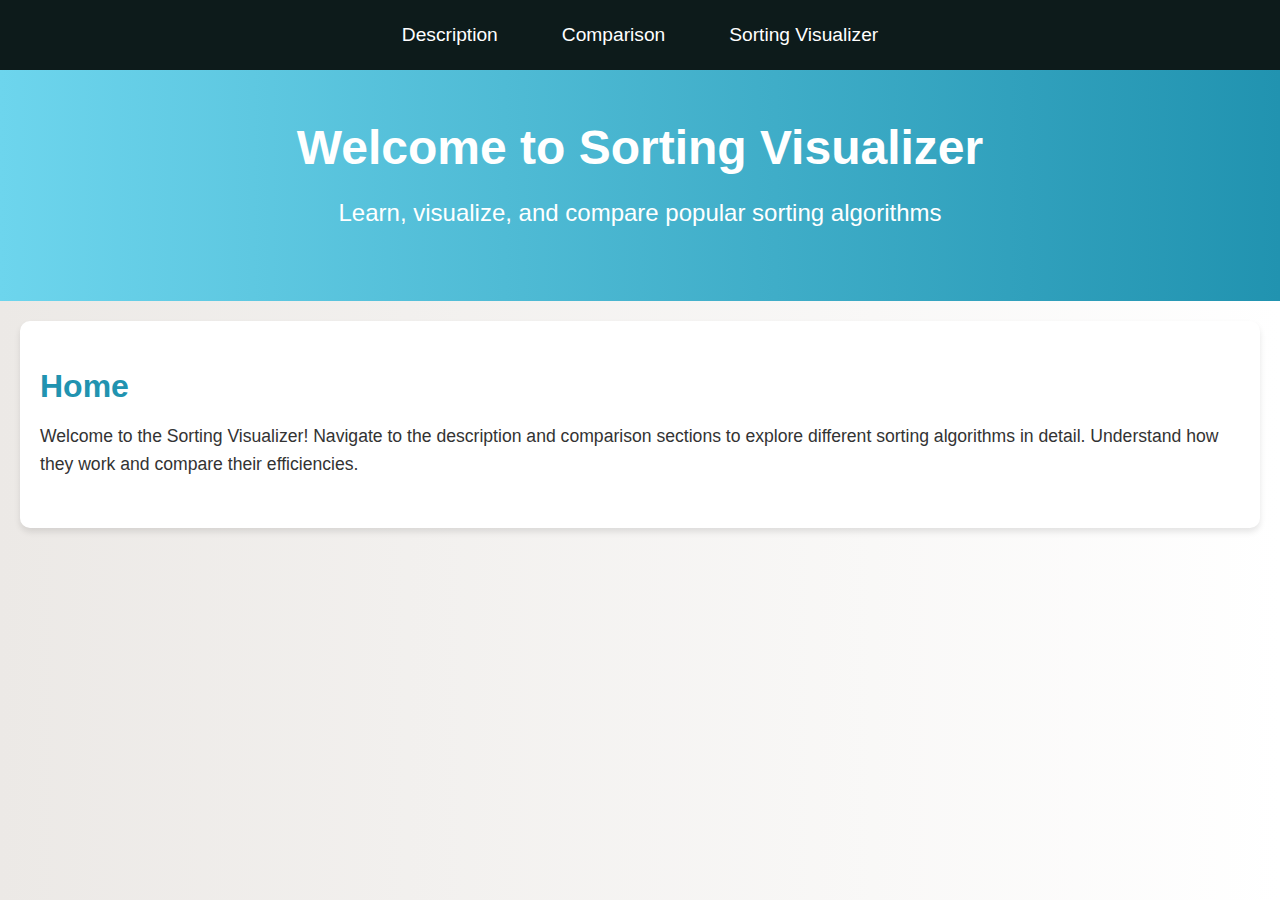
<file: index.html>
<!DOCTYPE html>
<html lang="en">
<head>
    <meta charset="UTF-8">
    <meta name="viewport" content="width=device-width, initial-scale=1.0">
    <title>Sorting Visualizer</title>
    <style>
        body {
            font-family: 'Arial', sans-serif;
            margin: 0;
            padding: 0;
            background: linear-gradient(to right, #ece9e6, #ffffff);
            color: #333;
        }

        .navbar {
            display: flex;
            justify-content: center;
            background: #0d1b1b;
            padding: 1rem 0;
        }

        .navbar a {
            color: #ffffff;
            text-decoration: none;
            font-size: 1.2rem;
            margin: 0 1rem;
            padding: 0.5rem 1rem;
            transition: background-color 0.3s, color 0.3s;
        }

        .navbar a:hover {
            background-color: #575757;
            border-radius: 5px;
        }

        .hero {
            text-align: center;
            padding: 50px;
            background: linear-gradient(to right, #6dd5ed, #2193b0);
            color: white;
        }

        .hero h1 {
            font-size: 3rem;
            margin: 0 0 20px;
        }

        .hero p {
            font-size: 1.5rem;
        }

        .container {
            max-width: 1200px;
            margin: 20px auto;
            padding: 20px;
            background: white;
            border-radius: 10px;
            box-shadow: 0 4px 6px rgba(0, 0, 0, 0.1);
        }

        .section {
            margin-bottom: 30px;
        }

        .section h2 {
            font-size: 2rem;
            margin-bottom: 10px;
            color: #2193b0;
        }

        .section p {
            line-height: 1.6;
            font-size: 1.1rem;
        }

        table {
            width: 100%;
            border-collapse: collapse;
            margin-top: 20px;
        }

        th, td {
            border: 1px solid #ddd;
            padding: 10px;
            text-align: center;
        }

        th {
            background-color: #f4f4f4;
            font-weight: bold;
        }

        tr:nth-child(even) {
            background-color: #f9f9f9;
        }

        tr:hover {
            background-color: #f1f1f1;
        }

        .back-link {
            text-align: center;
            margin-top: 20px;
        }

        .back-link a {
            text-decoration: none;
            color: white;
            background: #2193b0;
            padding: 10px 20px;
            border-radius: 5px;
            transition: background-color 0.3s;
        }

        .back-link a:hover {
            background: #1e88a8;
        }
    </style>
</head>
<body>

    <nav class="navbar">
        <a href="algo.html">Description</a>
        <a href="comp.html">Comparison</a>
        <a href="mainpage.html">Sorting Visualizer</a>

    </nav>

    <div class="hero">
        <h1>Welcome to Sorting Visualizer</h1>
        <p>Learn, visualize, and compare popular sorting algorithms</p>
    </div>

    <div id="index" class="container">
        <div class="section">
            <h2>Home</h2>
            <p>Welcome to the Sorting Visualizer! Navigate to the description and comparison sections to explore different sorting algorithms in detail. Understand how they work and compare their efficiencies.</p>
        </div>
    </div>
</body>
</html>
</file>
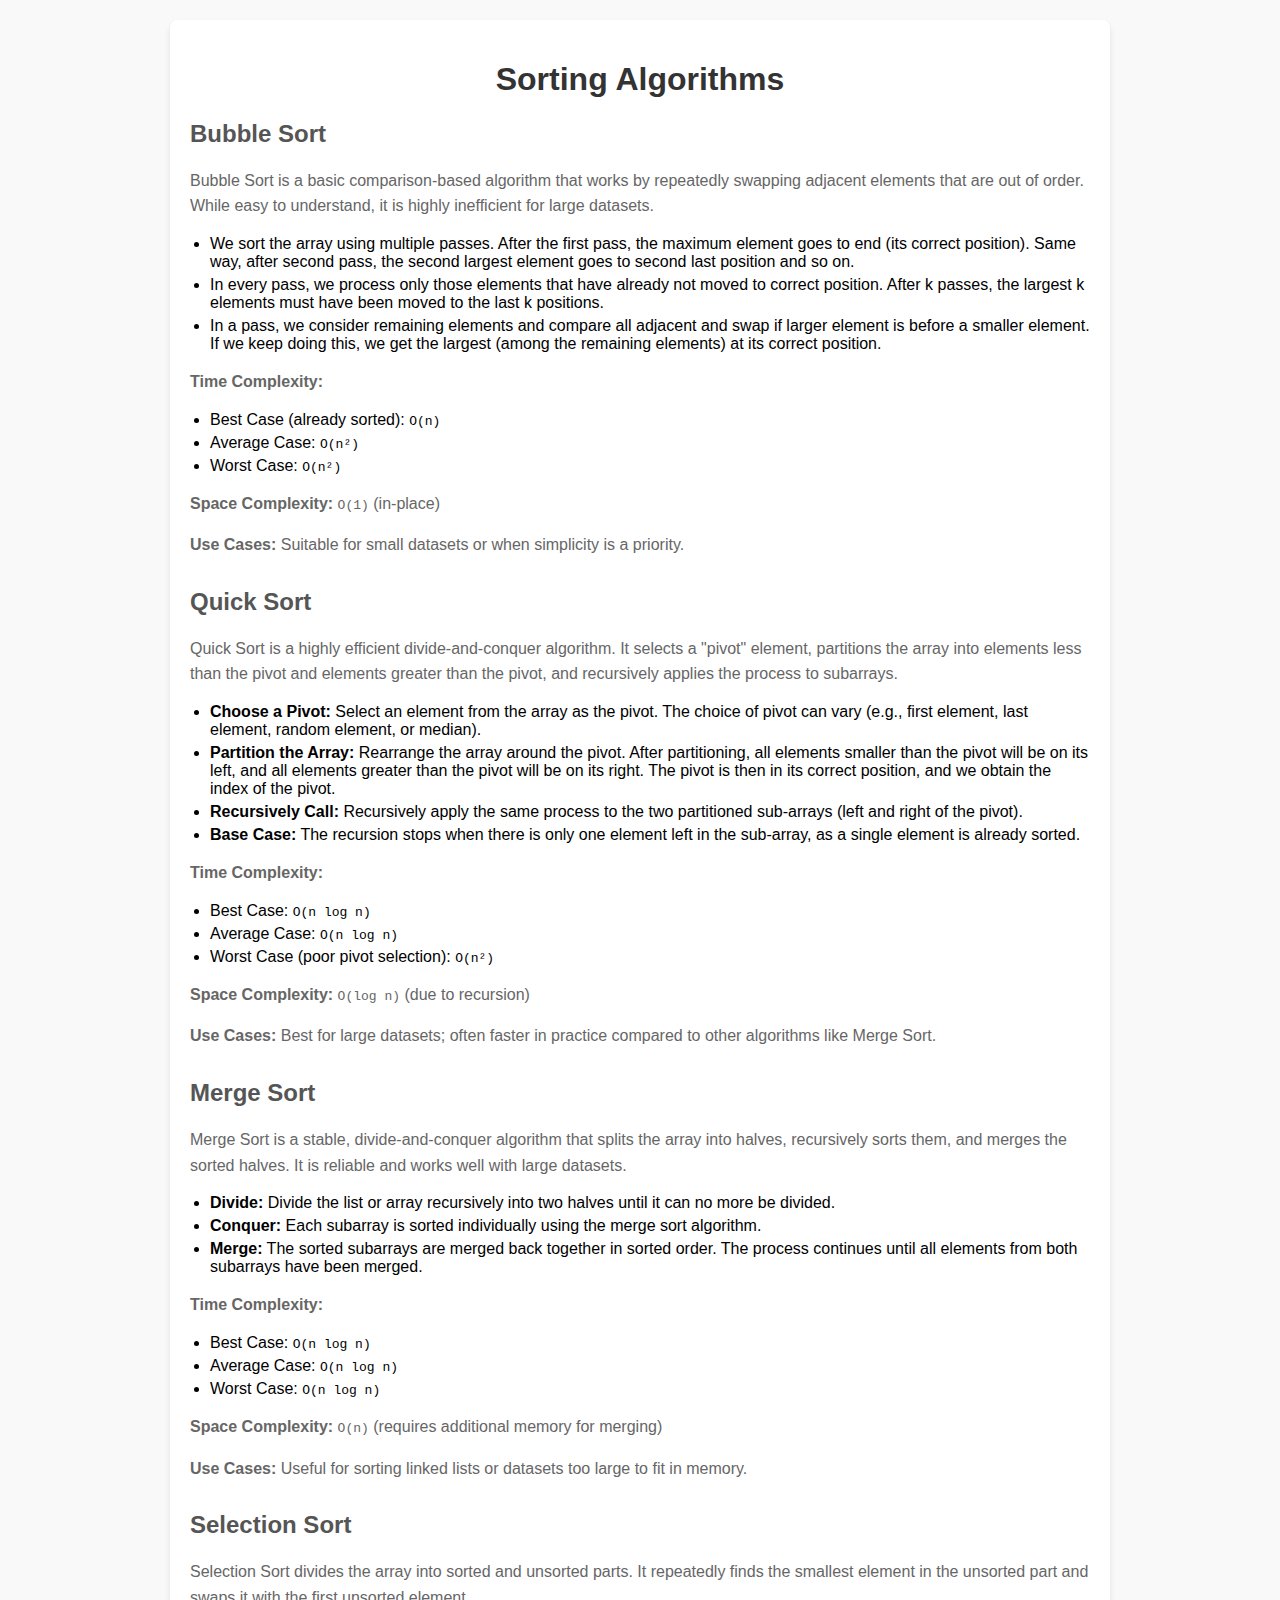
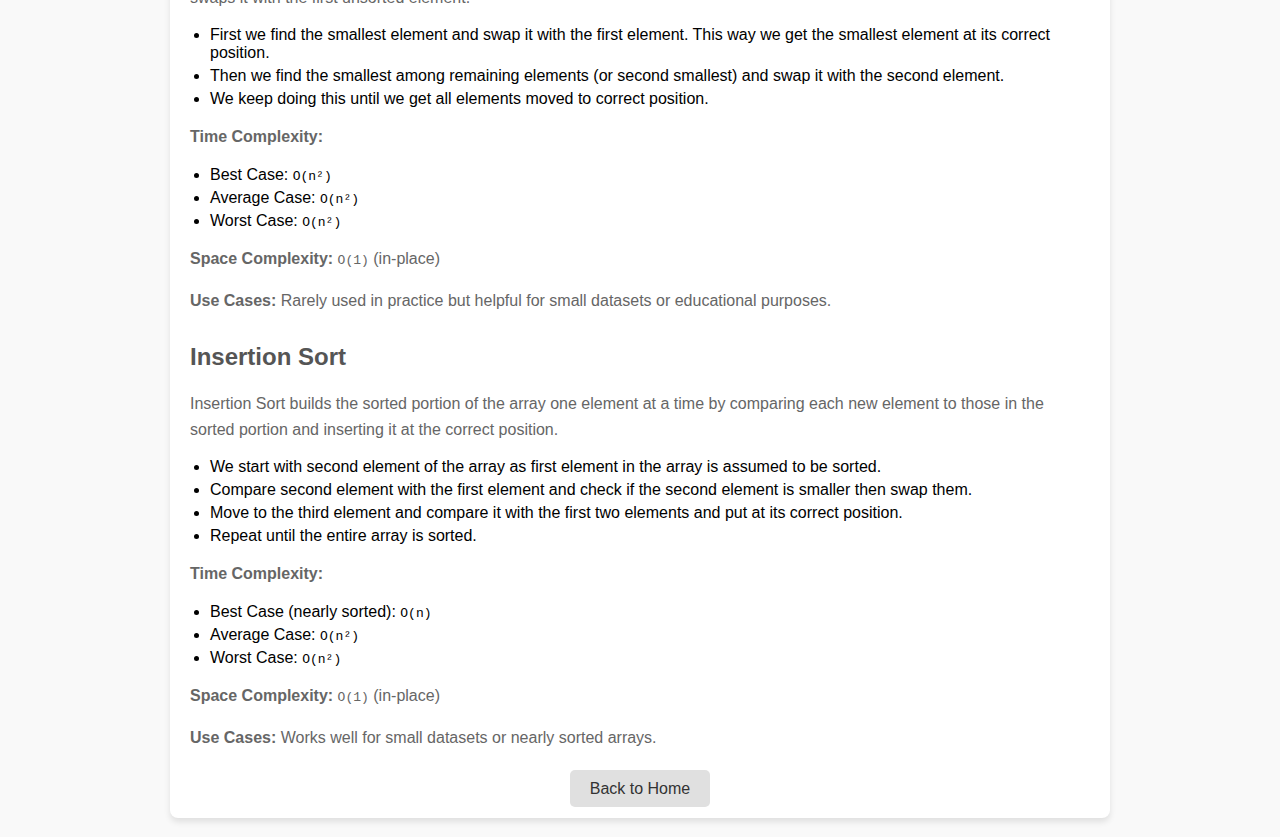
<file: algo.html>
<!DOCTYPE html>
<html lang="en">
<head>
    <meta charset="UTF-8">
    <meta name="viewport" content="width=device-width, initial-scale=1.0">
    <title>Sorting Algorithms Description</title>
    <style>
        body {
            font-family: Arial, sans-serif;
            margin: 0;
            padding: 0;
            background-color: #f9f9f9;
        }

        .container {
            padding: 20px;
            max-width: 900px;
            margin: 20px auto;
            background: #fff;
            border-radius: 8px;
            box-shadow: 0 4px 6px rgba(0, 0, 0, 0.1);
        }

        .container h1 {
            text-align: center;
            color: #333;
        }

        .algorithm {
            margin-bottom: 30px;
        }

        .algorithm h2 {
            color: #555;
        }

        .algorithm p {
            color: #666;
            line-height: 1.6;
        }

        ul {
            margin-top: 10px;
            padding-left: 20px;
        }

        ul li {
            margin: 5px 0;
        }

        .back-link {
            display: block;
            text-align: center;
            margin-top: 20px;
        }

        .back-link a {
            text-decoration: none;
            color: #333;
            background: #e0e0e0;
            padding: 10px 20px;
            border-radius: 5px;
            transition: background-color 0.3s;
        }

        .back-link a:hover {
            background-color: #d5d5d5;
        }
    </style>
</head>
<body>
    <div class="container">
        <h1>Sorting Algorithms</h1>

        <div class="algorithm">
            <h2>Bubble Sort</h2>
            <p>
                Bubble Sort is a basic comparison-based algorithm that works by repeatedly swapping adjacent elements that are out of order. While easy to understand, it is highly inefficient for large datasets.
            </p>
            <p>
                <ul>
                    <li>We sort the array using multiple passes. After the first pass, the maximum element goes to end (its correct position). Same way, after second pass, the second largest element goes to second last position and so on.</li>
                    <li>In every pass, we process only those elements that have already not moved to correct position. After k passes, the largest k elements must have been moved to the last k positions.</li>
                    <li>In a pass, we consider remaining elements and compare all adjacent and swap if larger element is before a smaller element. If we keep doing this, we get the largest (among the remaining elements) at its correct position.</li>
                </ul>
            </p>
            <p><strong>Time Complexity:</strong></p>
            <ul>
                <li>Best Case (already sorted): <code>O(n)</code></li>
                <li>Average Case: <code>O(n²)</code></li>
                <li>Worst Case: <code>O(n²)</code></li>
            </ul>
            <p><strong>Space Complexity:</strong> <code>O(1)</code> (in-place)</p>
            <p><strong>Use Cases:</strong> Suitable for small datasets or when simplicity is a priority.</p>
        </div>

        <div class="algorithm">
            <h2>Quick Sort</h2>
            <p>
                Quick Sort is a highly efficient divide-and-conquer algorithm. It selects a "pivot" element, partitions the array into elements less than the pivot and elements greater than the pivot, and recursively applies the process to subarrays.
            </p>
            <p>
                <ul>
                    <li><b>Choose a Pivot:</b> Select an element from the array as the pivot. The choice of pivot can vary (e.g., first element, last element, random element, or median).</li>
                    <li><b>Partition the Array:</b> Rearrange the array around the pivot. After partitioning, all elements smaller than the pivot will be on its left, and all elements greater than the pivot will be on its right. The pivot is then in its correct position, and we obtain the index of the pivot.</li>
                    <li><b>Recursively Call:</b> Recursively apply the same process to the two partitioned sub-arrays (left and right of the pivot).</li>
                    <li><b>Base Case:</b> The recursion stops when there is only one element left in the sub-array, as a single element is already sorted.</li>
                </ul>
            </p>
            <p><strong>Time Complexity:</strong></p>
            <ul>
                <li>Best Case: <code>O(n log n)</code></li>
                <li>Average Case: <code>O(n log n)</code></li>
                <li>Worst Case (poor pivot selection): <code>O(n²)</code></li>
            </ul>
            <p><strong>Space Complexity:</strong> <code>O(log n)</code> (due to recursion)</p>
            <p><strong>Use Cases:</strong> Best for large datasets; often faster in practice compared to other algorithms like Merge Sort.</p>
        </div>

        <div class="algorithm">
            <h2>Merge Sort</h2>
            <p>
                Merge Sort is a stable, divide-and-conquer algorithm that splits the array into halves, recursively sorts them, and merges the sorted halves. It is reliable and works well with large datasets.
            </p>
            <p>
                <ul>
                    <li><b>Divide:</b> Divide the list or array recursively into two halves until it can no more be divided.</li>
                    <li><b>Conquer:</b> Each subarray is sorted individually using the merge sort algorithm.</li>
                    <li><b>Merge:</b> The sorted subarrays are merged back together in sorted order. The process continues until all elements from both subarrays have been merged.</li>
                </ul>
            </p>
            <p><strong>Time Complexity:</strong></p>
            <ul>
                <li>Best Case: <code>O(n log n)</code></li>
                <li>Average Case: <code>O(n log n)</code></li>
                <li>Worst Case: <code>O(n log n)</code></li>
            </ul>
            <p><strong>Space Complexity:</strong> <code>O(n)</code> (requires additional memory for merging)</p>
            <p><strong>Use Cases:</strong> Useful for sorting linked lists or datasets too large to fit in memory.</p>
        </div>

        <div class="algorithm">
            <h2>Selection Sort</h2>
            <p>
                Selection Sort divides the array into sorted and unsorted parts. It repeatedly finds the smallest element in the unsorted part and swaps it with the first unsorted element.
            </p>
            <p>
                <ul>
                    <li>First we find the smallest element and swap it with the first element. This way we get the smallest element at its correct position.</li>
                    <li>Then we find the smallest among remaining elements (or second smallest) and swap it with the second element.</li>
                    <li>We keep doing this until we get all elements moved to correct position.</li>
                </ul>
            </p>
            <p><strong>Time Complexity:</strong></p>
            <ul>
                <li>Best Case: <code>O(n²)</code></li>
                <li>Average Case: <code>O(n²)</code></li>
                <li>Worst Case: <code>O(n²)</code></li>
            </ul>
            <p><strong>Space Complexity:</strong> <code>O(1)</code> (in-place)</p>
            <p><strong>Use Cases:</strong> Rarely used in practice but helpful for small datasets or educational purposes.</p>
        </div>

        <div class="algorithm">
            <h2>Insertion Sort</h2>
            <p>
                Insertion Sort builds the sorted portion of the array one element at a time by comparing each new element to those in the sorted portion and inserting it at the correct position.
            </p>
            <p>
                <ul>
                    <li>We start with second element of the array as first element in the array is assumed to be sorted.</li>
                    <li>Compare second element with the first element and check if the second element is smaller then swap them.</li>
                    <li>Move to the third element and compare it with the first two elements and put at its correct position.</li>
                    <li>Repeat until the entire array is sorted.</li>
                </ul>
            </p>
            <p><strong>Time Complexity:</strong></p>
            <ul>
                <li>Best Case (nearly sorted): <code>O(n)</code></li>
                <li>Average Case: <code>O(n²)</code></li>
                <li>Worst Case: <code>O(n²)</code></li>
            </ul>
            <p><strong>Space Complexity:</strong> <code>O(1)</code> (in-place)</p>
            <p><strong>Use Cases:</strong> Works well for small datasets or nearly sorted arrays.</p>
        </div>

        <div class="back-link">
            <a href="index.html">Back to Home</a>
        </div>
    </div>
</body>
</html>
</file>
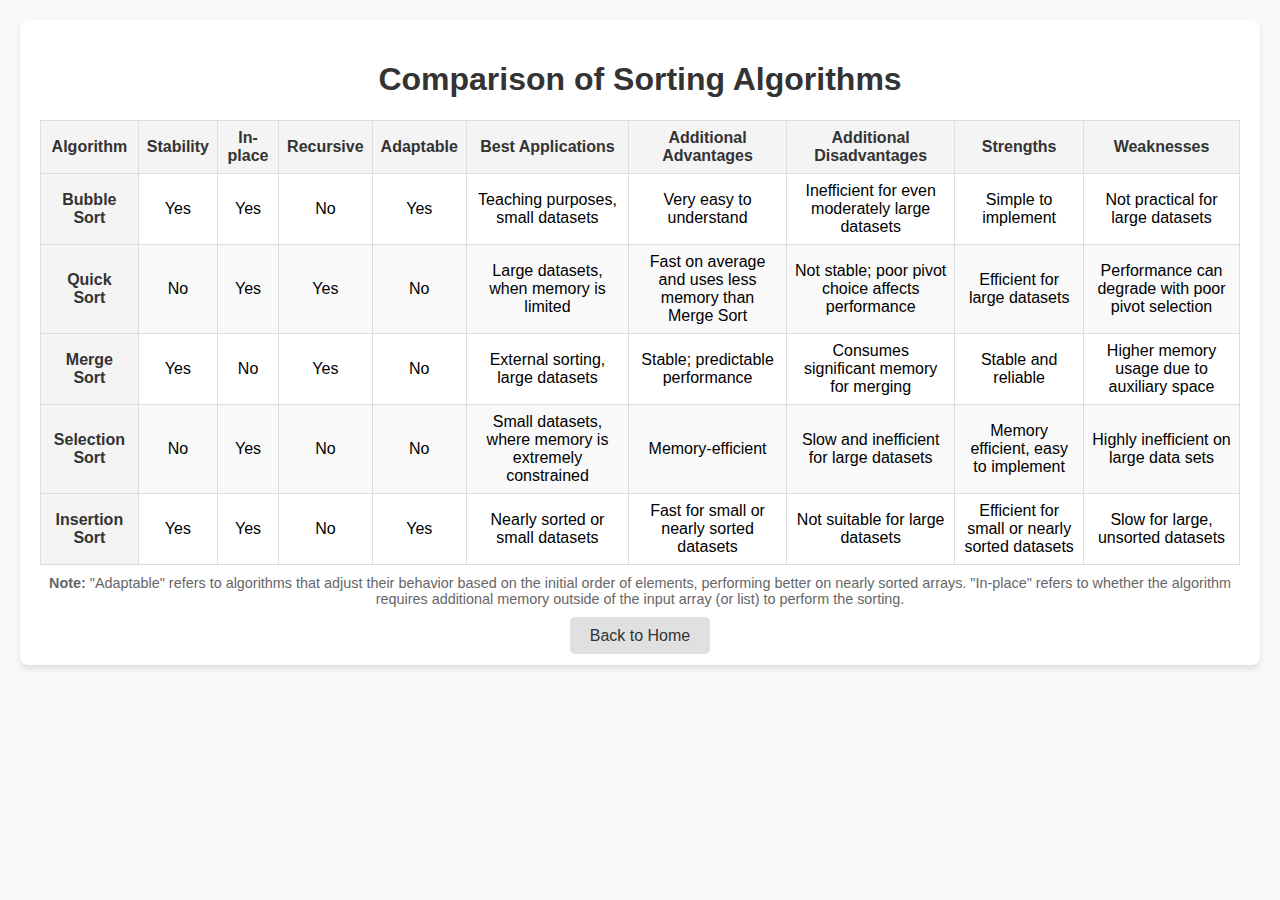
<file: comp.html>
<!DOCTYPE html>
<html lang="en">
<head>
    <meta charset="UTF-8">
    <meta name="viewport" content="width=device-width, initial-scale=1.0">
    <title>Sorting Algorithms Comparison</title>
    <style>
        body {
            font-family: Arial, sans-serif;
            margin: 0;
            padding: 0;
            background-color: #f9f9f9;
        }

        .container {
            padding: 20px;
            max-width: 1200px;
            margin: 20px auto;
            background: #fff;
            border-radius: 8px;
            box-shadow: 0 4px 6px rgba(0, 0, 0, 0.1);
        }

        .container h1 {
            text-align: center;
            color: #333;
        }

        table {
            width: 100%;
            border-collapse: collapse;
            margin-top: 20px;
        }

        th, td {
            border: 1px solid #ddd;
            padding: 8px;
            text-align: center;
        }

        th {
            background-color: #f4f4f4;
            color: #333;
            font-weight: bold;
        }

        tr:nth-child(even) {
            background-color: #f9f9f9;
        }

        tr:hover {
            background-color: #f1f1f1;
        }

        .note {
            font-size: 0.9rem;
            color: #666;
            margin-top: 10px;
            text-align: center;
        }

        .back-link {
            display: block;
            text-align: center;
            margin-top: 20px;
        }

        .back-link a {
            text-decoration: none;
            color: #333;
            background: #e0e0e0;
            padding: 10px 20px;
            border-radius: 5px;
            transition: background-color 0.3s;
        }

        .back-link a:hover {
            background-color: #d5d5d5;
        }
    </style>
</head>
<body>
    <div class="container">
        <h1>Comparison of Sorting Algorithms</h1>
        <table>
            <thead>
                <tr>
                    <th>Algorithm</th>
                    <th>Stability</th>
                    <th>In-place</th>
                    <th>Recursive</th>
                    <th>Adaptable</th>
                    <th>Best Applications</th>
                    <th>Additional Advantages</th>
                    <th>Additional Disadvantages</th>
                    <th>Strengths</th>
                    <th>Weaknesses</th>
                </tr>
            </thead>
            <tbody>
                <tr>
                    <th>Bubble Sort</th>
                    <td>Yes</td>
                    <td>Yes</td>
                    <td>No</td>
                    <td>Yes</td>
                    <td>Teaching purposes, small datasets</td>
                    <td>Very easy to understand</td>
                    <td>Inefficient for even moderately large datasets</td>
                    <td>Simple to implement</td>
                    <td>Not practical for large datasets</td>
                </tr>
                <tr>
                    <th>Quick Sort</th>
                    <td>No</td>
                    <td>Yes</td>
                    <td>Yes</td>
                    <td>No</td>
                    <td>Large datasets, when memory is limited</td>
                    <td>Fast on average and uses less memory than Merge Sort</td>
                    <td>Not stable; poor pivot choice affects performance</td>
                    <td>Efficient for large datasets</td>
                    <td>Performance can degrade with poor pivot selection</td>
                </tr>
                <tr>
                    <th>Merge Sort</th>
                    <td>Yes</td>
                    <td>No</td>
                    <td>Yes</td>
                    <td>No</td>
                    <td>External sorting, large datasets</td>
                    <td>Stable; predictable performance</td>
                    <td>Consumes significant memory for merging</td>
                    <td>Stable and reliable</td>
                    <td>Higher memory usage due to auxiliary space</td>
                </tr>
                <tr>
                    <th>Selection Sort</th>
                    <td>No</td>
                    <td>Yes</td>
                    <td>No</td>
                    <td>No</td>
                    <td>Small datasets, where memory is extremely constrained</td>
                    <td>Memory-efficient</td>
                    <td>Slow and inefficient for large datasets</td>
                    <td>Memory efficient, easy to implement</td>
                    <td>Highly inefficient on large data sets</td>
                </tr>
                <tr>
                    <th>Insertion Sort</th>
                    <td>Yes</td>
                    <td>Yes</td>
                    <td>No</td>
                    <td>Yes</td>
                    <td>Nearly sorted or small datasets</td>
                    <td>Fast for small or nearly sorted datasets</td>
                    <td>Not suitable for large datasets</td>
                    <td>Efficient for small or nearly sorted datasets</td>
                    <td>Slow for large, unsorted datasets</td>
                </tr>
            </tbody>
        </table>

        <p class="note">
            <strong>Note:</strong> "Adaptable" refers to algorithms that adjust their behavior based on the initial order of elements, performing better on nearly sorted arrays. 
            "In-place" refers to whether the algorithm requires additional memory outside of the input array (or list) to perform the sorting.
        </p>

        <div class="back-link">
            <a href="index.html">Back to Home</a>
        </div>
    </div>
</body>
</htm
</file>
